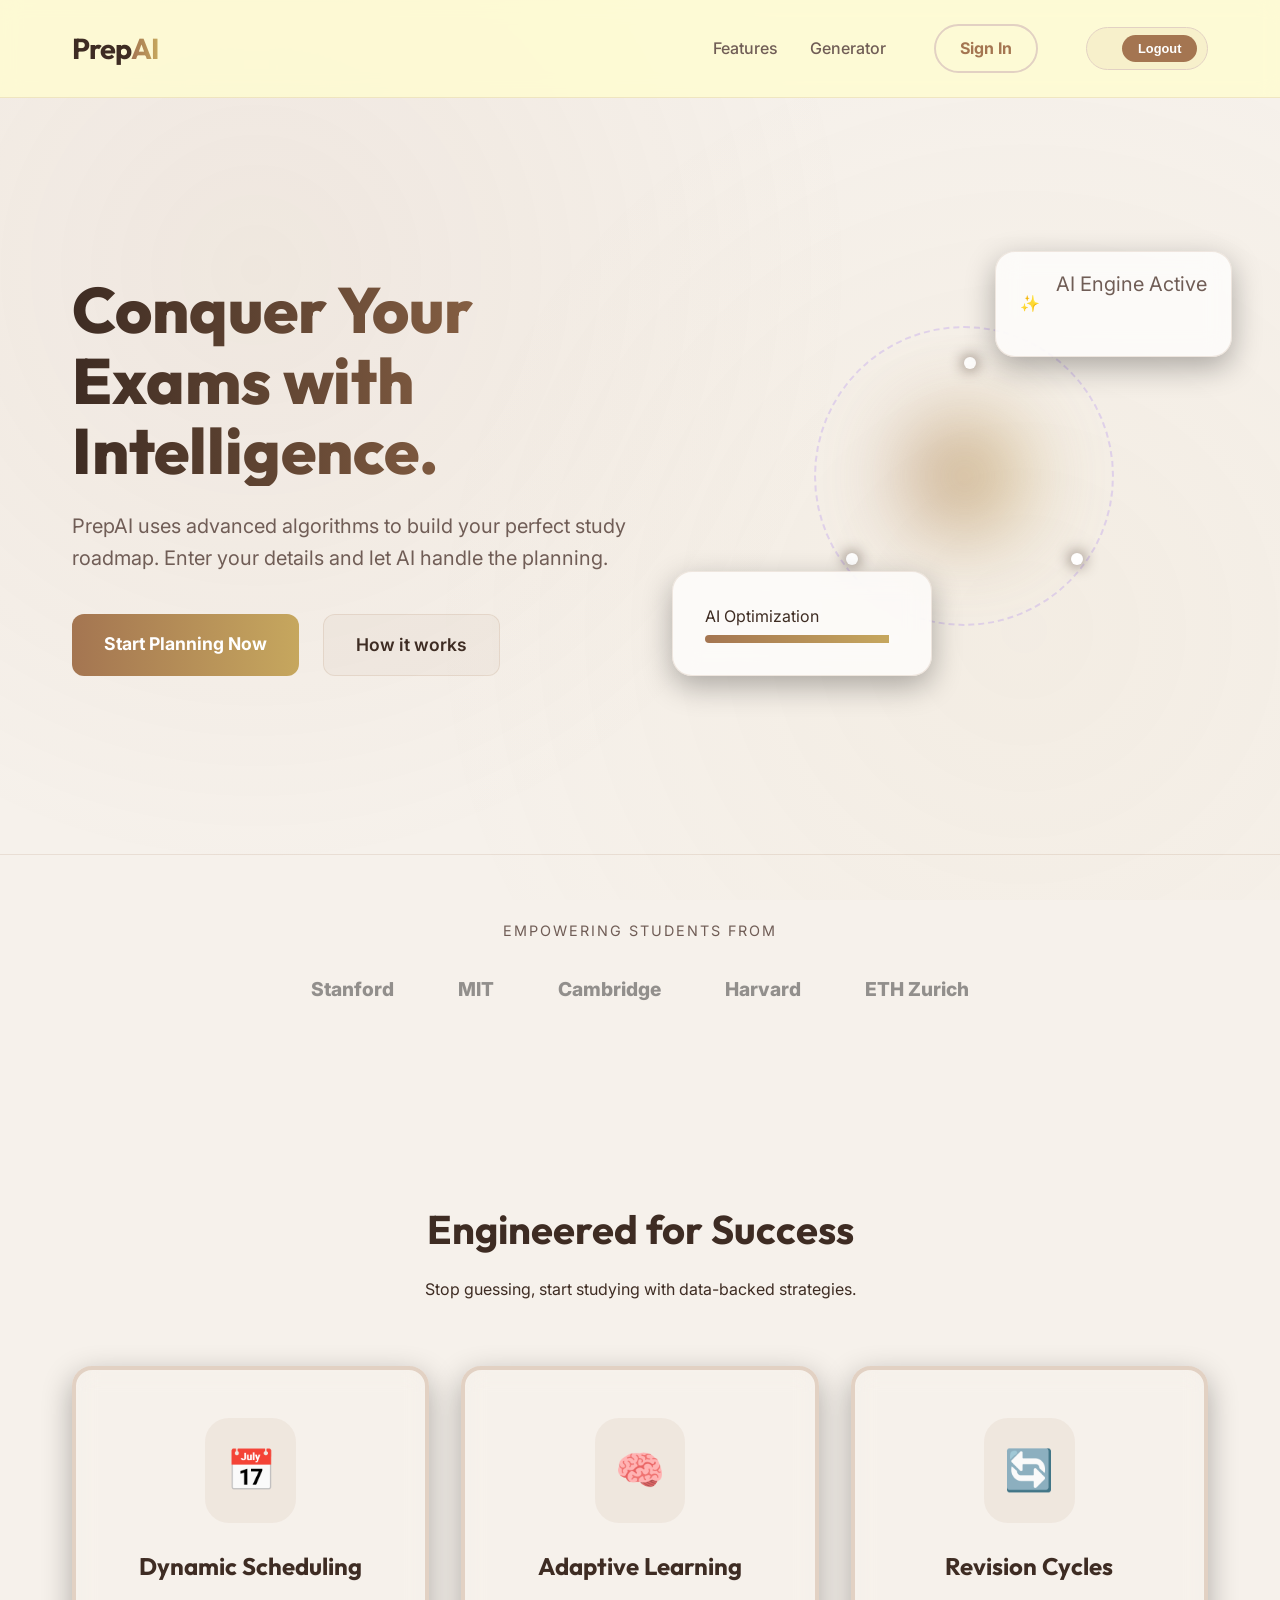
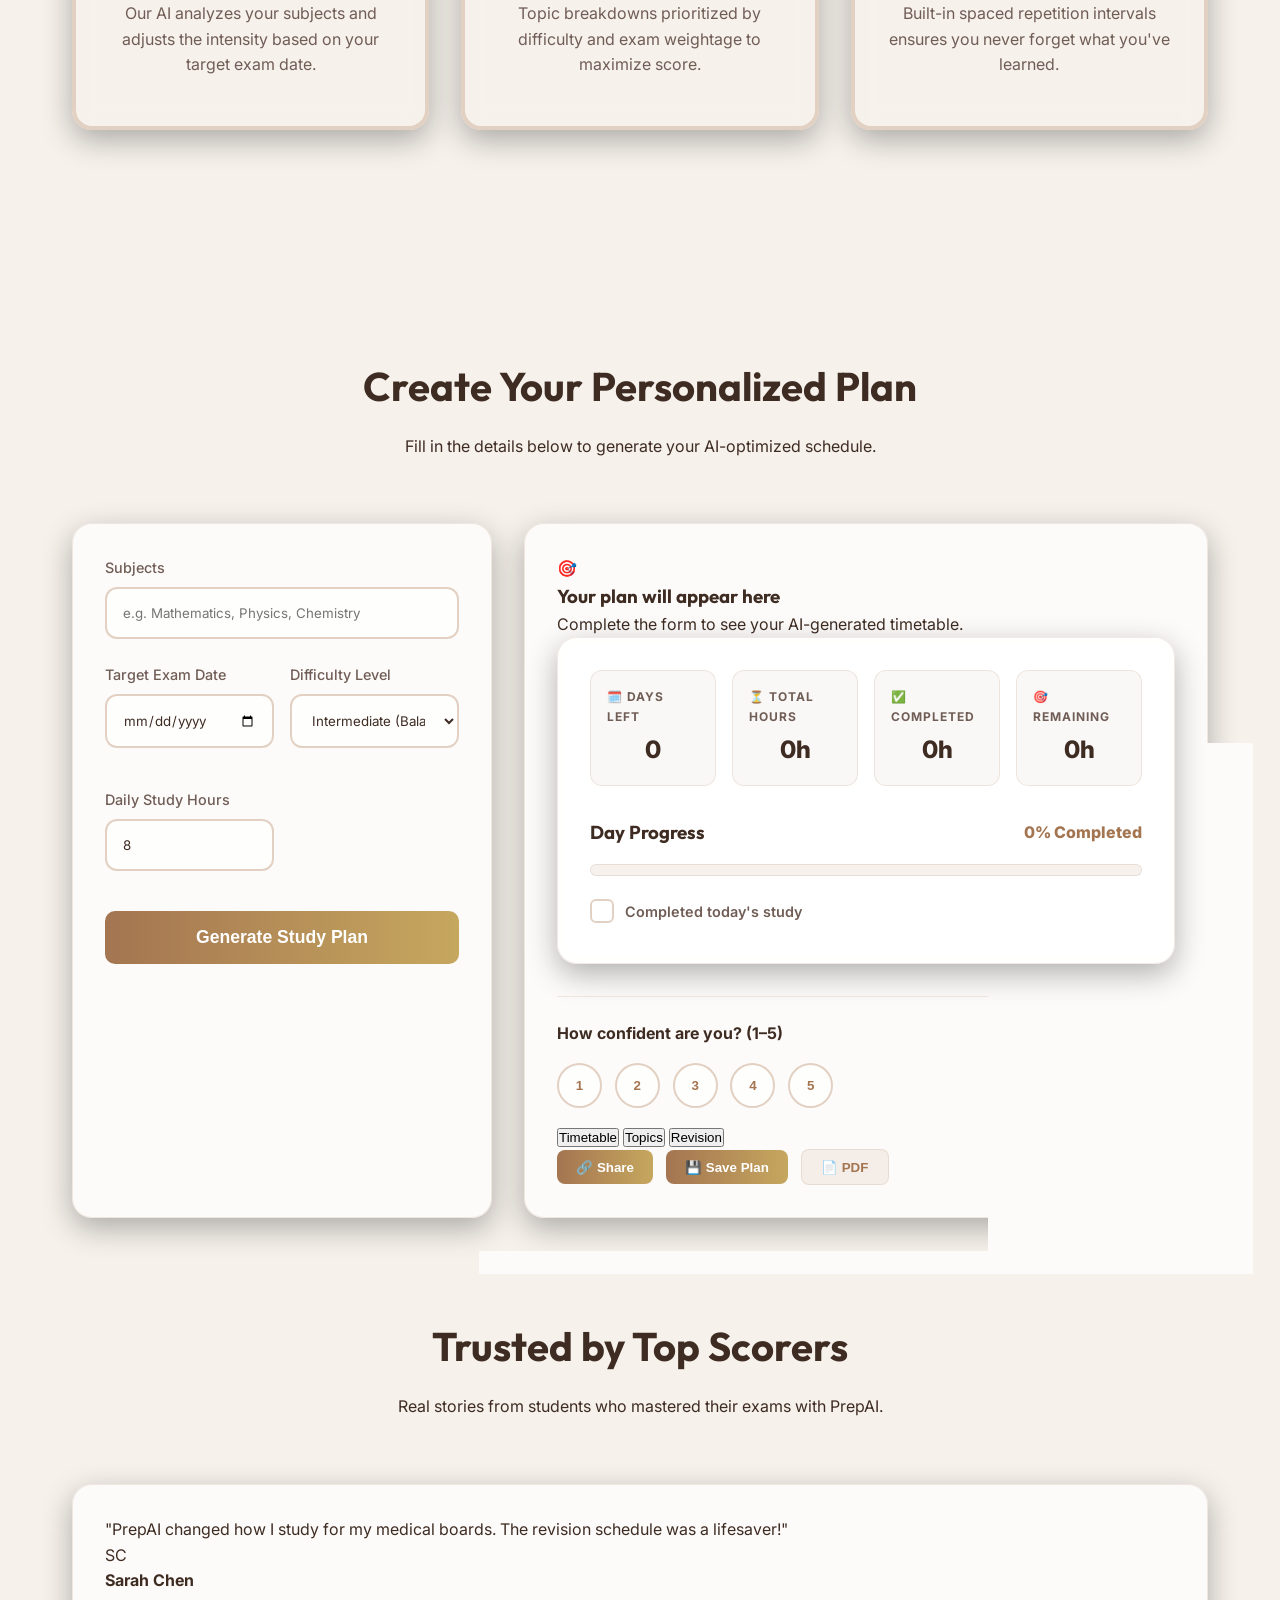
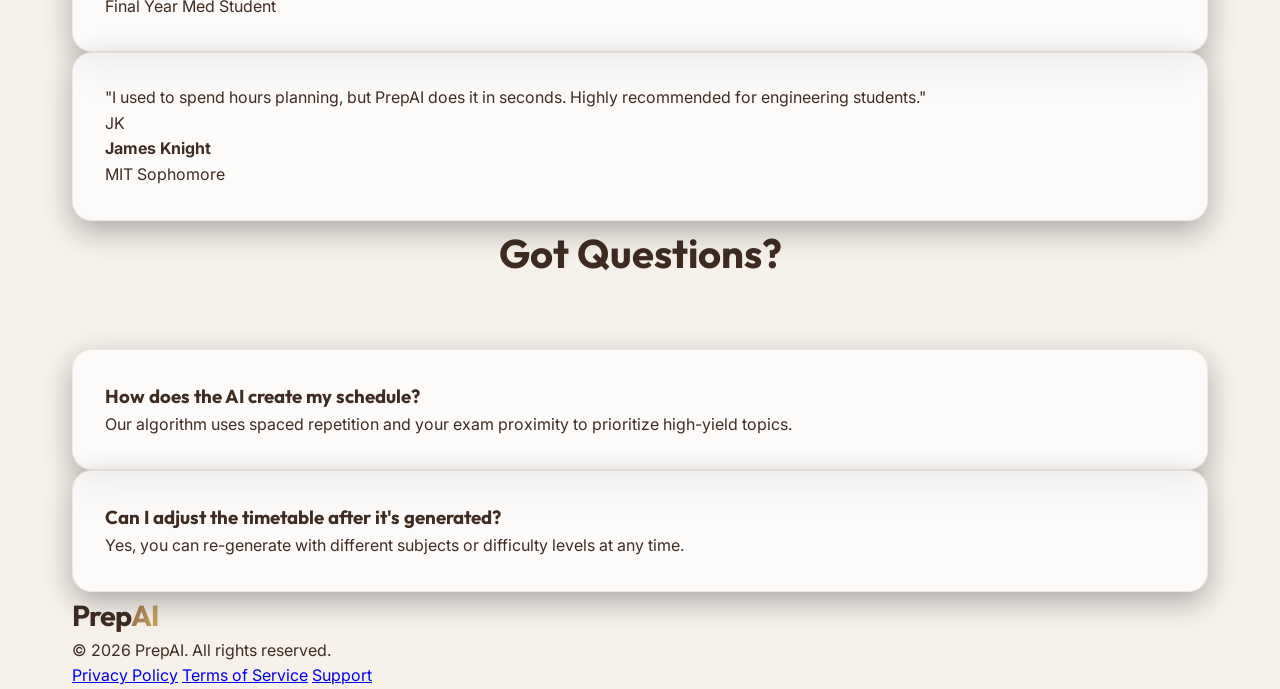
<file: index.html>
<!DOCTYPE html>
<html lang="en">

<head>
    <meta charset="UTF-8">
    <meta name="viewport" content="width=device-width, initial-scale=1.0">
    <title>PrepAI | AI-Powered Exam Success</title>
    <meta name="description"
        content="Generate personalized study timetables, topic breakdowns, and revision schedules with PrepAI.">
    <link rel="preconnect" href="https://fonts.googleapis.com">
    <link rel="preconnect" href="https://fonts.gstatic.com" crossorigin>
    <link
        href="https://fonts.googleapis.com/css2?family=Outfit:wght@300;400;600;700&family=Inter:wght@300;400;500;600&display=swap"
        rel="stylesheet">
    <link rel="stylesheet" href="style.css">
</head>

<body>
    <div class="background-glow"></div>

    <nav>
        <div class="container nav-content">
            <div class="logo">Prep<span>AI</span></div>
            <div class="nav-links">
                <a href="#features">Features</a>
                <a href="#generator">Generator</a>
                <a href="login.html" id="nav-signin" class="btn-signin">Sign In</a>
                <div id="user-profile" class="hidden user-pill">
                    <span id="user-display-email"></span>
                    <button id="logout-btn" class="logout-link">Logout</button>
                </div>
            </div>
        </div>
    </nav>

    <main>
        <section class="hero container">
            <div class="hero-text">
                <h1 class="gradient-text">Conquer Your Exams with Intelligence.</h1>
                <p>PrepAI uses advanced algorithms to build your perfect study roadmap. Enter your details and let AI
                    handle the planning.</p>
                <div class="hero-cta">
                    <a href="#generator" class="btn-primary-large">Start Planning Now</a>
                    <a href="#features" class="btn-secondary-large">How it works</a>
                </div>
            </div>
            <div class="hero-visual">
                <div class="ai-orbit">
                    <div class="floating-node node-1"></div>
                    <div class="floating-node node-2"></div>
                    <div class="floating-node node-3"></div>
                </div>
                <div class="ai-core"></div>
                <div class="glass-card main-stats">
                    <div class="stat-item">
                        <span class="stat-label">AI Optimization</span>
                        <div class="progress-bar">
                            <div class="progress-fill" style="width: 95%;"></div>
                        </div>
                    </div>
                </div>
                <div class="glass-card pulse-card">
                    <div class="ai-icon">✨</div>
                    <p>AI Engine Active</p>
                </div>
            </div>
        </section>

        <section class="trust-section">
            <div class="container">
                <p class="trust-label">Empowering students from</p>
                <div class="logo-cloud">
                    <span>Stanford</span>
                    <span>MIT</span>
                    <span>Cambridge</span>
                    <span>Harvard</span>
                    <span>ETH Zurich</span>
                </div>
            </div>
        </section>

        <section id="features" class="features">
            <div class="container">
                <div class="section-header">
                    <h2>Engineered for Success</h2>
                    <p>Stop guessing, start studying with data-backed strategies.</p>
                </div>
                <div class="features-grid">
                    <div class="feature-card glass-card">
                        <div class="feature-icon">📅</div>
                        <h3>Dynamic Scheduling</h3>
                        <p>Our AI analyzes your subjects and adjusts the intensity based on your target exam date.</p>
                    </div>
                    <div class="feature-card glass-card">
                        <div class="feature-icon">🧠</div>
                        <h3>Adaptive Learning</h3>
                        <p>Topic breakdowns prioritized by difficulty and exam weightage to maximize score.</p>
                    </div>
                    <div class="feature-card glass-card">
                        <div class="feature-icon">🔄</div>
                        <h3>Revision Cycles</h3>
                        <p>Built-in spaced repetition intervals ensures you never forget what you've learned.</p>
                    </div>
                </div>
            </div>
        </section>

        <section id="generator" class="generator container">
            <div class="section-header">
                <h2>Create Your Personalized Plan</h2>
                <p>Fill in the details below to generate your AI-optimized schedule.</p>
            </div>

            <div class="generator-grid">
                <div class="input-card glass-card">
                    <form id="prep-form">
                        <div class="form-group">
                            <label for="subjects">Subjects</label>
                            <input type="text" id="subjects" placeholder="e.g. Mathematics, Physics, Chemistry"
                                required>
                        </div>
                        <div class="form-row">
                            <div class="form-group">
                                <label for="exam-date">Target Exam Date</label>
                                <input type="date" id="exam-date" required>
                            </div>
                            <div class="form-group">
                                <label for="difficulty">Difficulty Level</label>
                                <select id="difficulty">
                                    <option value="beginner">Beginner (Focused Fundamentals)</option>
                                    <option value="intermediate" selected>Intermediate (Balanced)</option>
                                    <option value="advanced">Advanced (Intensive Prep)</option>
                                </select>
                            </div>
                            <div class="form-group">
                                <label for="study-hours">Daily Study Hours</label>
                                <input type="number" id="study-hours" value="8" min="1" max="24" required>
                                <p id="sustainability-warning" class="warning-msg hidden">⚠️ Sustainable plan
                                    recommended. Consider 6–7 hours.</p>
                            </div>
                        </div>
                        <button type="submit" class="btn-generate">
                            <span>Generate Study Plan</span>
                            <div class="sparkle"></div>
                        </button>
                    </form>
                </div>

                <div class="output-preview glass-card" id="output-container">
                    <div class="placeholder-content">
                        <div class="icon-pulse">🎯</div>
                        <h3>Your plan will appear here</h3>
                        <p>Complete the form to see your AI-generated timetable.</p>
                    </div>

                    <div id="result-display" class="hidden">
                        <div class="progress-section glass-card">
                            <div class="stats-grid">
                                <div class="stat-pill">
                                    <span class="pill-label">🗓️ Days Left</span>
                                    <span id="stat-days-left" class="pill-value">0</span>
                                </div>
                                <div class="stat-pill">
                                    <span class="pill-label">⏳ Total Hours</span>
                                    <span id="stat-total-hours" class="pill-value">0h</span>
                                </div>
                                <div class="stat-pill">
                                    <span class="pill-label">✅ Completed</span>
                                    <span id="stat-completed-hours" class="pill-value">0h</span>
                                </div>
                                <div class="stat-pill">
                                    <span class="pill-label">🎯 Remaining</span>
                                    <span id="stat-remaining-hours" class="pill-value">0h</span>
                                </div>
                            </div>

                            <div class="progress-info">
                                <h3>Day Progress</h3>
                                <span id="progress-text">0% Completed</span>
                            </div>
                            <div class="progress-bar-large">
                                <div id="dashboard-progress-fill" class="progress-fill" style="width: 0%;"></div>
                            </div>
                            <div class="completion-toggle">
                                <label class="check-container">
                                    <input type="checkbox" id="daily-complete">
                                    <span class="checkmark"></span>
                                    Completed today's study
                                </label>
                            </div>
                        </div>

                        <div id="ai-insight-card" class="ai-insight hidden">
                            <div class="insight-content">
                                <span class="insight-icon">🧠</span>
                                <div class="insight-text">
                                    <h4>AI Insight</h4>
                                    <p id="ai-insight-msg">Analyzing your study patterns...</p>
                                </div>
                            </div>
                        </div>

                        <div id="confidence-section" class="hidden">
                            <p class="confidence-label">How confident are you? (1–5)</p>
                            <div class="rating-group">
                                <button class="rating-btn" data-value="1">1</button>
                                <button class="rating-btn" data-value="2">2</button>
                                <button class="rating-btn" data-value="3">3</button>
                                <button class="rating-btn" data-value="4">4</button>
                                <button class="rating-btn" data-value="5">5</button>
                            </div>
                            <p id="adaptive-msg" class="hidden"></p>
                        </div>
                    </div>

                    <div class="result-header">
                        <div class="tab-triggers">
                            <button class="tab-btn active" data-tab="timetable">Timetable</button>
                            <button class="tab-btn" data-tab="topics">Topics</button>
                            <button class="tab-btn" data-tab="revision">Revision</button>
                        </div>
                        <div class="button-group">
                            <button id="share-plan-btn" class="btn-primary-small">
                                <span>🔗 Share</span>
                            </button>
                            <button id="save-plan-btn" class="btn-primary-small">
                                <span>💾 Save Plan</span>
                            </button>
                            <button id="download-btn" class="btn-secondary">
                                <span>📄 PDF</span>
                            </button>
                        </div>
                    </div>
                    <div class="tab-content" id="timetable-pane">
                        <!-- Injected by JS -->
                    </div>
                    <div class="tab-content hidden" id="topics-pane">
                        <!-- Injected by JS -->
                    </div>
                    <div class="tab-content hidden" id="revision-pane">
                        <!-- Injected by JS -->
                    </div>
                </div>
            </div>
            </div>
        </section>

        <section id="testimonials" class="testimonials container">
            <div class="section-header">
                <h2>Trusted by Top Scorers</h2>
                <p>Real stories from students who mastered their exams with PrepAI.</p>
            </div>
            <div class="testimonial-grid">
                <div class="testimonial-card glass-card">
                    <p>"PrepAI changed how I study for my medical boards. The revision schedule was a lifesaver!"</p>
                    <div class="user-info">
                        <div class="user-avatar">SC</div>
                        <div>
                            <h4>Sarah Chen</h4>
                            <span>Final Year Med Student</span>
                        </div>
                    </div>
                </div>
                <div class="testimonial-card glass-card">
                    <p>"I used to spend hours planning, but PrepAI does it in seconds. Highly recommended for
                        engineering students."</p>
                    <div class="user-info">
                        <div class="user-avatar">JK</div>
                        <div>
                            <h4>James Knight</h4>
                            <span>MIT Sophomore</span>
                        </div>
                    </div>
                </div>
            </div>
        </section>

        <section id="faq" class="faq container">
            <div class="section-header">
                <h2>Got Questions?</h2>
            </div>
            <div class="faq-list">
                <div class="faq-item glass-card">
                    <h3>How does the AI create my schedule?</h3>
                    <p>Our algorithm uses spaced repetition and your exam proximity to prioritize high-yield topics.</p>
                </div>
                <div class="faq-item glass-card">
                    <h3>Can I adjust the timetable after it's generated?</h3>
                    <p>Yes, you can re-generate with different subjects or difficulty levels at any time.</p>
                </div>
            </div>
        </section>
    </main>

    <footer>
        <div class="container footer-content">
            <div class="footer-brand">
                <div class="logo">Prep<span>AI</span></div>
                <p>© 2026 PrepAI. All rights reserved.</p>
            </div>
            <div class="footer-links">
                <a href="#">Privacy Policy</a>
                <a href="#">Terms of Service</a>
                <a href="#">Support</a>
            </div>
        </div>
    </footer>

    <script src="script.js"></script>
</body>

</html>
</file>
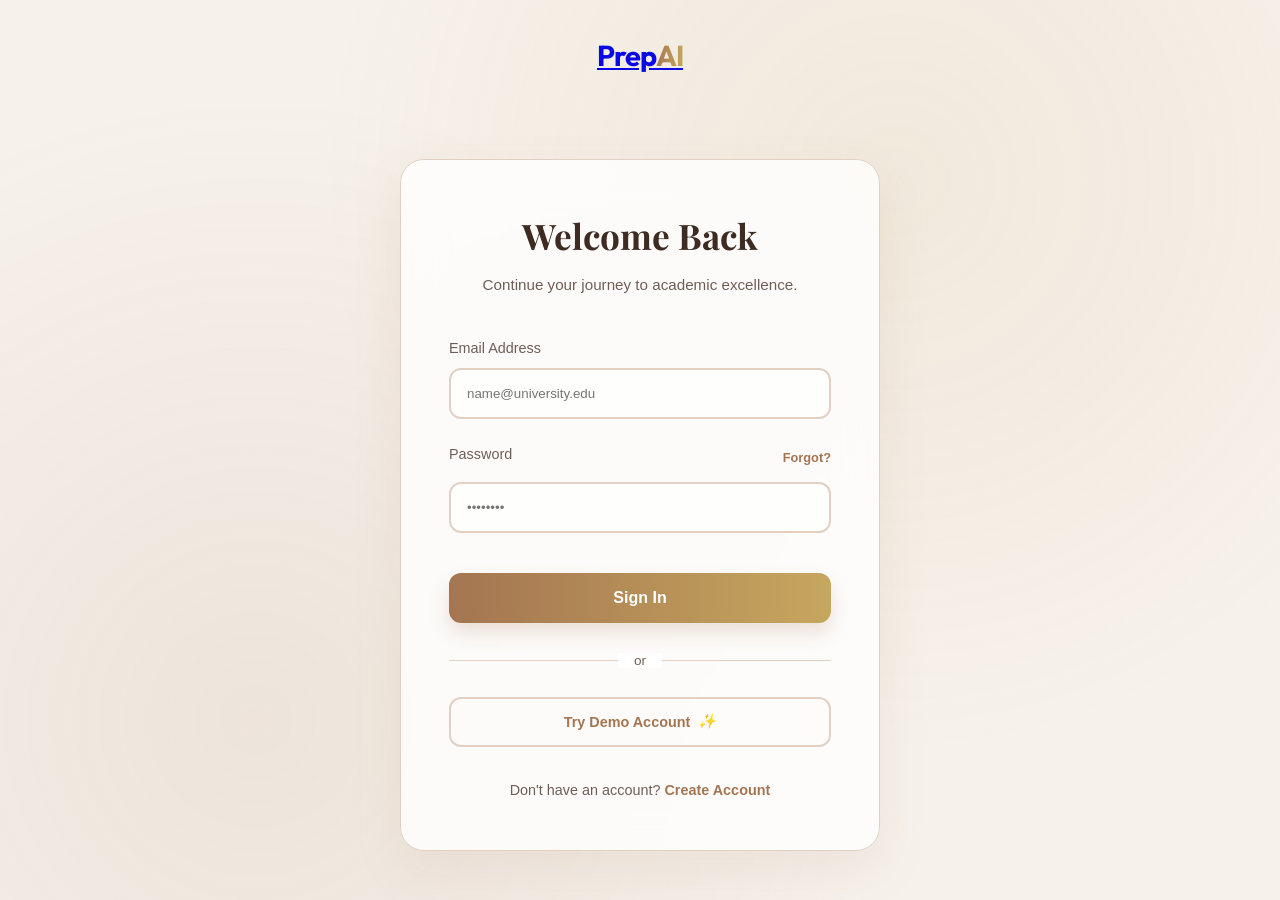
<file: login.html>
<!DOCTYPE html>
<html lang="en">

<head>
    <meta charset="UTF-8">
    <meta name="viewport" content="width=device-width, initial-scale=1.0">
    <title>Login | PrepAI - Master Your Exams</title>
    <link rel="stylesheet" href="style.css">
    <link rel="stylesheet" href="auth.css">
    <link
        href="https://fonts.googleapis.com/css2?family=Outfit:wght@300;400;600;800&family=Playfair+Display:ital,wght@0,700;1,700&display=swap"
        rel="stylesheet">
</head>

<body class="auth-page">
    <div class="auth-nav">
        <a href="index.html" class="logo">Prep<span>AI</span></a>
    </div>

    <main class="auth-container">
        <div class="auth-card glass-card">
            <div class="auth-header">
                <h1>Welcome Back</h1>
                <p>Continue your journey to academic excellence.</p>
            </div>

            <form id="login-form" class="auth-form">
                <div class="form-group">
                    <label for="email">Email Address</label>
                    <input type="email" id="email" placeholder="name@university.edu" required>
                </div>
                <div class="form-group">
                    <div class="label-row">
                        <label for="password">Password</label>
                        <a href="#" class="forgot-link">Forgot?</a>
                    </div>
                    <input type="password" id="password" placeholder="••••••••" required>
                </div>

                <button type="submit" class="btn-auth-primary">Sign In</button>

                <div class="divider">
                    <span>or</span>
                </div>

                <button type="button" id="demo-btn" class="btn-auth-secondary">
                    <span>Try Demo Account</span>
                    <i class="icon">✨</i>
                </button>
            </form>

            <div class="auth-footer">
                <p>Don't have an account? <a href="signup.html">Create Account</a></p>
            </div>
        </div>
    </main>

    <div class="bg-glow"></div>

    <script src="auth.js"></script>
</body>

</html>
</file>
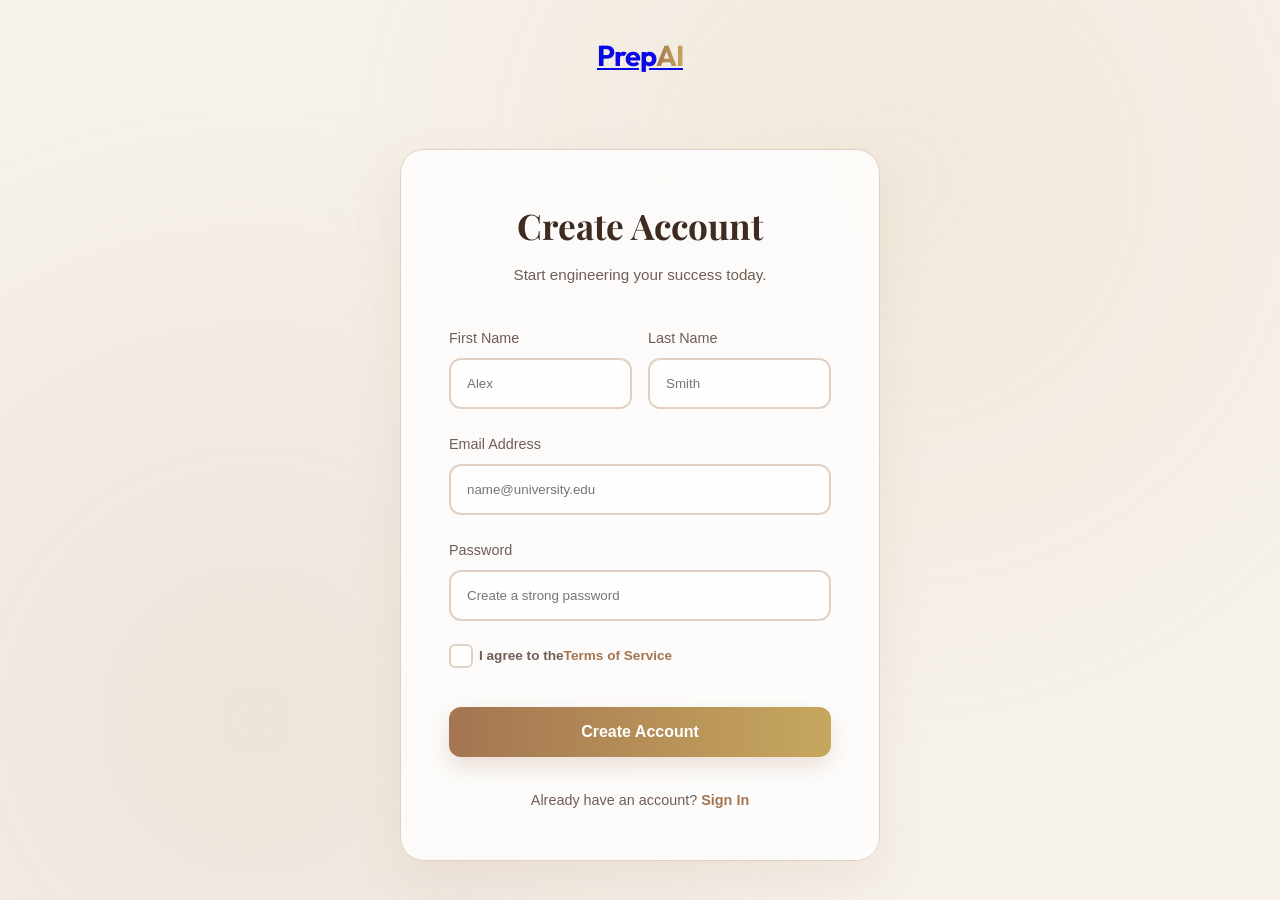
<file: signup.html>
<!DOCTYPE html>
<html lang="en">

<head>
    <meta charset="UTF-8">
    <meta name="viewport" content="width=device-width, initial-scale=1.0">
    <title>Sign Up | PrepAI - Master Your Exams</title>
    <link rel="stylesheet" href="style.css">
    <link rel="stylesheet" href="auth.css">
    <link
        href="https://fonts.googleapis.com/css2?family=Outfit:wght@300;400;600;800&family=Playfair+Display:ital,wght@0,700;1,700&display=swap"
        rel="stylesheet">
</head>

<body class="auth-page">
    <div class="auth-nav">
        <a href="index.html" class="logo">Prep<span>AI</span></a>
    </div>

    <main class="auth-container">
        <div class="auth-card glass-card">
            <div class="auth-header">
                <h1>Create Account</h1>
                <p>Start engineering your success today.</p>
            </div>

            <form id="signup-form" class="auth-form">
                <div class="form-row">
                    <div class="form-group">
                        <label for="fname">First Name</label>
                        <input type="text" id="fname" placeholder="Alex" required>
                    </div>
                    <div class="form-group">
                        <label for="lname">Last Name</label>
                        <input type="text" id="lname" placeholder="Smith" required>
                    </div>
                </div>
                <div class="form-group">
                    <label for="email">Email Address</label>
                    <input type="email" id="email" placeholder="name@university.edu" required>
                </div>
                <div class="form-group">
                    <label for="password">Password</label>
                    <input type="password" id="password" placeholder="Create a strong password" required>
                </div>

                <div class="terms-check">
                    <label class="check-container">
                        <input type="checkbox" required>
                        <span class="checkmark"></span>
                        I agree to the <a href="#">Terms of Service</a>
                    </label>
                </div>

                <button type="submit" class="btn-auth-primary">Create Account</button>
            </form>

            <div class="auth-footer">
                <p>Already have an account? <a href="login.html">Sign In</a></p>
            </div>
        </div>
    </main>

    <div class="bg-glow"></div>

    <script src="auth.js"></script>
</body>

</html>
</file>
<file: style.css>
:root {
    --primary: #A47551;
    /* Deep Almond */
    --primary-glow: rgba(164, 117, 81, 0.2);
    --secondary: #3E2C23;
    /* Dark Chocolate */
    --accent: #C6A75E;
    /* Muted Gold */
    --bg-dark: #F6F1EB;
    /* Warm Off-White */
    --bg-card: rgba(255, 255, 255, 0.7);
    /* Luxury Glass */
    --text-main: #3E2C23;
    /* Dark Chocolate Text */
    --text-dim: #705D56;
    /* Soft Cocoa */
    --border-color: rgba(164, 117, 81, 0.15);
    --nude-brown: #E2D1C3;
    --nude-brown-dark: #C8B4A6;
    --glass-grad: linear-gradient(135deg, rgba(255, 255, 255, 0.3) 0%, rgba(255, 255, 255, 0.1) 100%);
    --accent-grad: linear-gradient(90deg, #A47551 0%, #C6A75E 100%);
}

* {
    margin: 0;
    padding: 0;
    box-sizing: border-box;
}

html {
    scroll-behavior: smooth;
}

body {
    font-family: 'Inter', sans-serif;
    background-color: var(--bg-dark);
    color: var(--text-main);
    line-height: 1.6;
    overflow-x: hidden;
}

h1,
h2,
h3,
.logo {
    font-family: 'Outfit', sans-serif;
}

.container {
    max-width: 1200px;
    margin: 0 auto;
    padding: 0 2rem;
}

/* Background Glow */
.background-glow {
    position: fixed;
    top: 0;
    left: 0;
    width: 100%;
    height: 100%;
    background:
        radial-gradient(circle at 20% 30%, rgba(164, 117, 81, 0.08) 0%, transparent 50%),
        radial-gradient(circle at 80% 70%, rgba(198, 167, 94, 0.05) 0%, transparent 50%);
    z-index: -1;
    pointer-events: none;
}

/* Navigation */
nav {
    padding: 1.5rem 0;
    border-bottom: 1px solid var(--border-color);
    background: rgba(255, 253, 208, 0.8);
    backdrop-filter: blur(10px);
    position: sticky;
    top: 0;
    z-index: 100;
}

.nav-content {
    display: flex;
    justify-content: space-between;
    align-items: center;
}

.logo {
    font-size: 1.8rem;
    font-weight: 700;
    letter-spacing: -1px;
}

.logo span {
    background: var(--accent-grad);
    -webkit-background-clip: text;
    background-clip: text;
    -webkit-text-fill-color: transparent;
}

.nav-links {
    display: flex;
    gap: 2rem;
    align-items: center;
}

.nav-links a {
    color: var(--text-dim);
    text-decoration: none;
    font-weight: 500;
    transition: color 0.3s;
}

.nav-links a:hover {
    color: var(--primary);
}

.btn-signin {
    padding: 0.6rem 1.5rem !important;
    background: transparent;
    border: 2px solid var(--nude-brown) !important;
    border-radius: 50px !important;
    color: var(--primary) !important;
    margin-left: 1rem;
    font-weight: 700 !important;
}

.btn-signin:hover {
    background: rgba(164, 117, 81, 0.05);
    border-color: var(--primary) !important;
}

.user-pill {
    display: flex;
    align-items: center;
    gap: 1rem;
    padding: 0.4rem 0.6rem 0.4rem 1.2rem;
    background: rgba(164, 117, 81, 0.08);
    border-radius: 50px;
    border: 1px solid var(--nude-brown);
    margin-left: 1rem;
    animation: fadeIn 0.4s ease-out;
}

#user-display-email {
    font-size: 0.85rem;
    font-weight: 700;
    color: var(--primary);
}

.logout-link {
    background: var(--primary);
    color: white;
    border: none;
    padding: 0.4rem 1rem;
    border-radius: 50px;
    font-size: 0.8rem;
    font-weight: 700;
    cursor: pointer;
    transition: all 0.3s;
}

.logout-link:hover {
    background: var(--secondary);
    transform: scale(1.05);
}

.nav-links a:hover {
    color: var(--text-main);
}

/* Buttons */
.btn-primary {
    background: var(--accent-grad);
    color: white;
    border: none;
    padding: 0.6rem 1.5rem;
    border-radius: 8px;
    font-weight: 600;
    cursor: pointer;
    transition: transform 0.3s, box-shadow 0.3s;
}

.btn-primary:hover {
    transform: translateY(-2px);
    box-shadow: 0 4px 20px var(--primary-glow);
}

.btn-secondary {
    background: rgba(164, 117, 81, 0.1);
    color: var(--primary);
    border: 1px solid var(--border-color);
    padding: 0.6rem 1.2rem;
    border-radius: 8px;
    font-weight: 600;
    cursor: pointer;
    transition: all 0.3s;
    display: flex;
    align-items: center;
    gap: 0.5rem;
}

.btn-secondary:hover {
    background: rgba(164, 117, 81, 0.2);
    border-color: var(--primary);
}

.button-group {
    display: flex;
    gap: 0.8rem;
    align-items: center;
}

.btn-primary-small {
    background: var(--accent-grad);
    color: white;
    border: none;
    padding: 0.6rem 1.2rem;
    border-radius: 8px;
    font-weight: 600;
    cursor: pointer;
    transition: all 0.3s;
}

.btn-primary-small:hover {
    transform: translateY(-2px);
    box-shadow: 0 4px 15px var(--primary-glow);
}

.btn-primary-large {
    display: inline-block;
    background: var(--accent-grad);
    color: white;
    text-decoration: none;
    padding: 1rem 2rem;
    border-radius: 12px;
    font-weight: 700;
    font-size: 1.1rem;
    transition: all 0.3s;
}

.btn-secondary-large {
    display: inline-block;
    background: rgba(164, 117, 81, 0.05);
    color: var(--secondary);
    text-decoration: none;
    padding: 1rem 2rem;
    border-radius: 12px;
    font-weight: 600;
    font-size: 1.1rem;
    border: 1px solid var(--border-color);
    transition: all 0.3s;
}

/* Hero Section */
.hero {
    display: grid;
    grid-template-columns: 1.2fr 1fr;
    gap: 4rem;
    padding: 8rem 2rem;
    align-items: center;
}

.gradient-text {
    font-size: 4rem;
    font-weight: 800;
    line-height: 1.1;
    margin-bottom: 1.5rem;
    background: linear-gradient(to right, #3E2C23, #A47551);
    -webkit-background-clip: text;
    background-clip: text;
    -webkit-text-fill-color: transparent;
}

.hero p {
    font-size: 1.25rem;
    color: var(--text-dim);
    margin-bottom: 2.5rem;
}

.hero-cta {
    display: flex;
    gap: 1.5rem;
}

.hero-visual {
    position: relative;
    height: 500px;
    display: flex;
    justify-content: center;
    align-items: center;
}

.ai-orbit {
    position: relative;
    width: 300px;
    height: 300px;
    border: 2px dashed rgba(139, 92, 246, 0.2);
    border-radius: 50%;
    animation: rotate 20s linear infinite;
}

.ai-core {
    position: absolute;
    width: 120px;
    height: 120px;
    background: var(--accent-grad);
    border-radius: 50%;
    filter: blur(40px);
    opacity: 0.6;
    animation: pulse-glow 4s ease-in-out infinite;
}

.floating-node {
    position: absolute;
    width: 12px;
    height: 12px;
    background: white;
    border-radius: 50%;
    box-shadow: 0 0 15px var(--secondary);
}

.node-1 {
    top: 10%;
    left: 50%;
}

.node-2 {
    bottom: 20%;
    right: 10%;
}

.node-3 {
    bottom: 20%;
    left: 10%;
}

@keyframes rotate {
    from {
        transform: rotate(0deg);
    }

    to {
        transform: rotate(360deg);
    }
}

@keyframes pulse-glow {

    0%,
    100% {
        transform: scale(1);
        opacity: 0.4;
    }

    50% {
        transform: scale(1.3);
        opacity: 0.8;
    }
}

.glass-card {
    background: var(--bg-card);
    backdrop-filter: blur(12px);
    border: 1px solid var(--border-color);
    border-radius: 20px;
    padding: 2rem;
    box-shadow: 0 10px 30px rgba(0, 0, 0, 0.3);
    z-index: 10;
}

.main-stats {
    position: absolute;
    width: 260px;
    bottom: 10%;
    left: -10%;
}

.pulse-card {
    position: absolute;
    top: 5%;
    right: -5%;
    padding: 1rem 1.5rem;
    display: flex;
    align-items: center;
    gap: 1rem;
    animation: floating 3s ease-in-out infinite;
}

@keyframes floating {

    0%,
    100% {
        transform: translateY(0);
    }

    50% {
        transform: translateY(-15px);
    }
}

/* Generator Section */
.generator {
    padding: 6rem 2rem;
}

.section-header {
    text-align: center;
    margin-bottom: 4rem;
}

.section-header h2 {
    font-size: 2.5rem;
    margin-bottom: 1rem;
}

.generator-grid {
    display: grid;
    grid-template-columns: 420px 1fr;
    gap: 2rem;
}

.form-group {
    margin-bottom: 1.5rem;
}

.warning-msg {
    margin-top: 0.8rem;
    font-size: 0.85rem;
    color: #8B4513;
    background: rgba(164, 117, 81, 0.1);
    padding: 0.7rem;
    border-radius: 8px;
    font-weight: 600;
    border-left: 3px solid var(--primary);
    animation: fadeIn 0.3s ease-in-out;
}

.warning-msg.hidden {
    display: none;
}

label {
    display: block;
    margin-bottom: 0.5rem;
    color: var(--text-dim);
    font-size: 0.9rem;
    font-weight: 500;
}

input,
select {
    width: 100%;
    background: rgba(255, 255, 255, 0.6);
    border: 2px solid var(--nude-brown);
    padding: 1rem;
    border-radius: 12px;
    color: var(--secondary);
    font-family: inherit;
    transition: all 0.3s ease;
    cursor: pointer;
}

input:focus,
select:focus {
    outline: none;
    border-color: var(--nude-brown-dark);
    background: white;
    box-shadow: 0 0 15px rgba(226, 209, 195, 0.4);
}

.form-row {
    display: grid;
    grid-template-columns: 1fr 1fr;
    gap: 1rem;
}

.btn-generate {
    width: 100%;
    padding: 1rem;
    background: var(--accent-grad);
    color: white;
    border: none;
    border-radius: 10px;
    font-weight: 700;
    font-size: 1.1rem;
    cursor: pointer;
    position: relative;
    overflow: hidden;
    margin-top: 1rem;
}

/* Result Cards */
.result-card {
    animation: fadeIn 0.5s ease-out;
}

@keyframes fadeIn {
    from {
        opacity: 0;
        transform: translateY(10px);
    }

    to {
        opacity: 1;
        transform: translateY(0);
    }
}

.schedule-grid {
    display: flex;
    flex-direction: column;
    gap: 1rem;
    margin-top: 1.5rem;
}

.schedule-item {
    display: grid;
    grid-template-columns: 100px 120px 1fr;
    align-items: center;
    padding: 1rem;
    background: rgba(255, 255, 255, 0.03);
    border-radius: 12px;
    border: 1px solid var(--border-color);
    transition: transform 0.2s;
}

.schedule-item:hover {
    transform: scale(1.02);
    border-color: var(--primary);
}

.time {
    font-weight: 700;
    color: var(--secondary);
    font-size: 0.9rem;
}

.subject-tag {
    padding: 0.3rem 0.8rem;
    border-radius: 20px;
    font-size: 0.75rem;
    font-weight: 700;
    text-transform: uppercase;
    text-align: center;
    background: rgba(139, 92, 246, 0.2);
    color: var(--primary);
    border: 1px solid rgba(139, 92, 246, 0.3);
}

.task {
    font-weight: 500;
    padding-left: 1rem;
}

/* Topic List */
.topic-list {
    list-style: none;
    display: grid;
    gap: 1.5rem;
    margin-top: 1.5rem;
}

.topic-list li {
    padding: 1.5rem;
    background: var(--glass-grad);
    border-radius: 16px;
    border: 1px solid var(--border-color);
}

.sub-topics {
    display: flex;
    flex-wrap: wrap;
    gap: 0.8rem;
    margin-top: 1rem;
}

.sub-topics span {
    background: rgba(255, 255, 255, 0.05);
    padding: 0.4rem 1rem;
    border-radius: 8px;
    font-size: 0.85rem;
    color: var(--text-dim);
}

/* Revision Timeline */
.revision-timeline {
    display: flex;
    flex-direction: column;
    gap: 2rem;
    margin-top: 1.5rem;
    position: relative;
    padding-left: 2rem;
}

.revision-timeline::before {
    content: '';
    position: absolute;
    left: 0;
    top: 0;
    bottom: 0;
    width: 2px;
    background: var(--accent-grad);
    opacity: 0.3;
}

.milestone {
    position: relative;
}

.milestone::after {
    content: '';
    position: absolute;
    left: -2.4rem;
    top: 0.3rem;
    width: 12px;
    height: 12px;
    background: var(--primary);
    border-radius: 50%;
    box-shadow: 0 0 10px var(--primary);
}

.m-day {
    display: block;
    font-weight: 800;
    color: var(--secondary);
    margin-bottom: 0.3rem;
}

.m-focus {
    font-size: 1.1rem;
    color: var(--text-main);
}

/* Features Section */
.features {
    padding: 8rem 2rem;
    background: rgba(255, 255, 255, 0.02);
}

.features-grid {
    display: grid;
    grid-template-columns: repeat(3, 1fr);
    gap: 2rem;
    margin-top: 4rem;
}

.feature-card {
    padding: 3rem 2rem;
    text-align: center;
    border: 4px solid var(--nude-brown);
    transition: all 0.5s cubic-bezier(0.23, 1, 0.32, 1);
    cursor: pointer;
    position: relative;
    overflow: hidden;
    background: var(--glass-bg);
    z-index: 1;
}

.feature-card:hover {
    transform: translateY(-15px) scale(1.02);
    border-color: var(--accent);
    box-shadow:
        0 20px 40px rgba(0, 0, 0, 0.05),
        0 0 25px rgba(198, 167, 94, 0.15);
}

.feature-card:hover .feature-icon {
    transform: rotateY(360deg) scale(1.1);
    background: var(--accent-grad);
    color: white;
}

.feature-card:active {
    transform: scale(0.97) translateY(-5px);
}

/* Advanced Luxury Pulse */
.feature-card.clicked {
    animation: luxuryPulse 0.8s cubic-bezier(0.23, 1, 0.32, 1);
}

.feature-card.clicked::after {
    content: "";
    position: absolute;
    top: 50%;
    left: 50%;
    width: 200%;
    height: 200%;
    background: radial-gradient(circle, rgba(198, 167, 94, 0.3) 0%, transparent 70%);
    transform: translate(-50%, -50%) scale(0);
    animation: luxuryRipple 0.8s cubic-bezier(0.23, 1, 0.32, 1) forwards;
    pointer-events: none;
    z-index: -1;
}

@keyframes luxuryPulse {
    0% {
        transform: scale(1);
    }

    50% {
        transform: scale(0.96);
    }

    100% {
        transform: scale(1);
    }
}

@keyframes luxuryRipple {
    0% {
        transform: translate(-50%, -50%) scale(0);
        opacity: 1;
    }

    100% {
        transform: translate(-50%, -50%) scale(1.2);
        opacity: 0;
    }
}

.feature-icon {
    font-size: 2.5rem;
    margin-bottom: 1.5rem;
    display: inline-block;
    padding: 1.2rem;
    background: rgba(164, 117, 81, 0.08);
    border-radius: 24px;
    transition: all 0.8s cubic-bezier(0.23, 1, 0.32, 1);
    border: 1px solid transparent;
}

.feature-card h3 {
    font-size: 1.5rem;
    margin-bottom: 1rem;
}

.feature-card p {
    color: var(--text-dim);
}

/* Trust Section */
.trust-section {
    padding: 4rem 0;
    text-align: center;
    border-top: 1px solid var(--border-color);
}

.trust-label {
    font-size: 0.9rem;
    text-transform: uppercase;
    letter-spacing: 2px;
    color: var(--text-dim);
    margin-bottom: 2rem;
}

.logo-cloud {
    display: flex;
    justify-content: center;
    gap: 4rem;
    opacity: 0.5;
    filter: grayscale(1);
}

.logo-cloud span {
    font-weight: 800;
    font-size: 1.2rem;
}

/* Utilities */
.progress-bar {
    height: 8px;
    background: rgba(255, 255, 255, 0.1);
    border-radius: 4px;
    overflow: hidden;
    margin-top: 5px;
}

.progress-fill {
    height: 100%;
    background: var(--accent-grad);
}

/* Progress Section */
.progress-section {
    margin-bottom: 2rem;
    padding: 2rem !important;
}

.stats-grid {
    display: grid;
    grid-template-columns: repeat(4, 1fr);
    gap: 1rem;
    margin-bottom: 2rem;
}

.stat-pill {
    background: rgba(164, 117, 81, 0.05);
    border: 1px solid var(--border-color);
    padding: 1rem;
    border-radius: 12px;
    display: flex;
    flex-direction: column;
    align-items: center;
    gap: 0.3rem;
    transition: all 0.3s;
}

.stat-pill:hover {
    background: rgba(164, 117, 81, 0.1);
    transform: translateY(-2px);
    border-color: var(--primary);
}

.pill-label {
    font-size: 0.75rem;
    text-transform: uppercase;
    letter-spacing: 1px;
    color: var(--text-dim);
    font-weight: 700;
}

.pill-value {
    font-size: 1.5rem;
    font-weight: 800;
    color: var(--secondary);
}

.progress-info {
    display: flex;
    justify-content: space-between;
    align-items: center;
    margin-bottom: 1rem;
}

#progress-text {
    font-weight: 800;
    color: var(--primary);
}

.progress-bar-large {
    height: 12px;
    background: rgba(164, 117, 81, 0.1);
    border-radius: 6px;
    overflow: hidden;
    margin-bottom: 1.5rem;
    border: 1px solid var(--border-color);
}

/* Custom Checkbox */
.check-container {
    display: flex;
    align-items: center;
    position: relative;
    padding-left: 35px;
    cursor: pointer;
    font-weight: 600;
    user-select: none;
    color: var(--text-dim);
}

.check-container input {
    position: absolute;
    opacity: 0;
    cursor: pointer;
}

.checkmark {
    position: absolute;
    left: 0;
    height: 24px;
    width: 24px;
    background-color: rgba(255, 255, 255, 0.6);
    border: 2px solid var(--nude-brown);
    border-radius: 6px;
    transition: all 0.3s;
}

.check-container:hover input~.checkmark {
    background-color: rgba(164, 117, 81, 0.2);
}

.check-container input:checked~.checkmark {
    background-color: var(--primary);
    border-color: var(--primary);
}

.checkmark:after {
    content: "";
    position: absolute;
    display: none;
}

.check-container input:checked~.checkmark:after {
    display: block;
}

.check-container .checkmark:after {
    left: 8px;
    top: 4px;
    width: 6px;
    height: 12px;
    border: solid white;
    border-width: 0 3px 3px 0;
    transform: rotate(45deg);
}

/* AI Insight Section */
.ai-insight {
    background: linear-gradient(135deg, rgba(198, 167, 94, 0.1) 0%, rgba(198, 167, 94, 0.05) 100%);
    border: 1px solid rgba(198, 167, 94, 0.3);
    border-radius: 12px;
    padding: 1.2rem;
    margin-bottom: 2rem;
    backdrop-filter: blur(10px);
    transition: all 0.3s;
    animation: fadeIn 0.5s ease-out;
}

.ai-insight:hover {
    transform: scale(1.02);
    border-color: var(--accent);
}

.insight-content {
    display: flex;
    align-items: center;
    gap: 1.2rem;
}

.insight-icon {
    font-size: 2rem;
}

.insight-text h4 {
    color: var(--accent);
    margin-bottom: 0.3rem;
    font-size: 0.9rem;
    text-transform: uppercase;
    letter-spacing: 1px;
}

.insight-text p {
    color: var(--text-main);
    font-size: 0.95rem;
    font-weight: 600;
}

.ai-insight.hidden {
    display: none;
}

#adaptive-msg {
    margin-top: 1rem;
    font-size: 0.9rem;
    color: var(--primary);
    font-weight: 600;
    font-style: italic;
}

#confidence-section {
    margin-top: 2rem;
    padding-top: 1.5rem;
    border-top: 1px solid var(--border-color);
    animation: slideUp 0.4s ease-out;
}

.confidence-label {
    margin-bottom: 1rem;
    font-weight: 700;
    color: var(--secondary);
}

.rating-group {
    display: flex;
    gap: 0.8rem;
}

.rating-btn {
    width: 45px;
    height: 45px;
    border: 2px solid var(--nude-brown);
    background: rgba(255, 255, 255, 0.6);
    border-radius: 50%;
    color: var(--primary);
    font-weight: 800;
    cursor: pointer;
    transition: all 0.3s;
    display: flex;
    align-items: center;
    justify-content: center;
}

.rating-btn:hover {
    background: rgba(164, 117, 81, 0.15);
    transform: scale(1.1);
}

.rating-btn.active {
    background: var(--primary);
    color: white;
    border-color: var(--primary);
    box-shadow: 0 4px 12px var(--primary-glow);
}

@keyframes slideUp {
    from {
        opacity: 0;
        transform: translateY(10px);
    }

    to {
        opacity: 1;
        transform: translateY(0);
    }
}

/* Toast Notification */
.toast {
    position: fixed;
    bottom: 2rem;
    right: 2rem;
    background: var(--secondary);
    color: white;
    padding: 1rem 2rem;
    border-radius: 12px;
    box-shadow: 0 10px 30px rgba(0, 0, 0, 0.2);
    display: flex;
    align-items: center;
    gap: 1rem;
    z-index: 1000;
    transform: translateY(150%);
    transition: transform 0.4s cubic-bezier(0.175, 0.885, 0.32, 1.275);
}

.toast.active {
    transform: translateY(0);
}

.toast-icon {
    background: var(--accent);
    width: 24px;
    height: 24px;
    display: flex;
    align-items: center;
    justify-content: center;
    border-radius: 50%;
    font-size: 0.8rem;
}

/* Print Styles */
@media print {

    nav,
    .hero,
    .features,
    .trust-section,
    .testimonials,
    .faq,
    footer,
    .input-card,
    .tab-triggers,
    #download-btn {
        display: none !important;
    }

    body {
        background: white !important;
        color: black !important;
    }

    .container {
        max-width: 100% !important;
        padding: 0 !important;
    }

    .output-preview {
        box-shadow: none !important;
        border: none !important;
        background: white !important;
        display: block !important;
    }

    .tab-content {
        display: block !important;
        opacity: 1 !important;
        page-break-after: always;
    }

    .result-card {
        border: 1px solid #ddd !important;
        margin-bottom: 20px !important;
    }

    .glass-card {
        background: white !important;
        border: 1px solid #eee !important;
        color: black !important;
    }
}

/* Responsive */
@media (max-width: 968px) {
    .hero {
        grid-template-columns: 1fr;
        text-align: center;
        padding: 4rem 2rem;
    }

    .hero-cta {
        justify-content: center;
    }

    .hero-visual {
        display: none;
    }

    .generator-grid {
        grid-template-columns: 1fr;
    }

    .gradient-text {
        font-size: 3rem;
    }
}
</file>
<file: auth.css>
/* Auth Page Styles */
.auth-page {
    min-height: 100vh;
    background-color: var(--bg-dark);
    display: flex;
    flex-direction: column;
    position: relative;
    overflow-x: hidden;
}

.auth-nav {
    padding: 2rem;
    display: flex;
    justify-content: center;
}

.auth-container {
    flex: 1;
    display: flex;
    align-items: center;
    justify-content: center;
    padding: 2rem;
    z-index: 2;
}

.auth-card {
    width: 100%;
    max-width: 480px;
    padding: 3rem;
    border-radius: 24px;
    background: rgba(255, 255, 255, 0.8);
    backdrop-filter: blur(20px);
    border: 1px solid var(--nude-brown);
    box-shadow: 0 20px 50px rgba(164, 117, 81, 0.1);
    animation: authFadeIn 0.8s cubic-bezier(0.23, 1, 0.32, 1);
}

@keyframes authFadeIn {
    from {
        opacity: 0;
        transform: translateY(30px);
    }

    to {
        opacity: 1;
        transform: translateY(0);
    }
}

.auth-header {
    text-align: center;
    margin-bottom: 2.5rem;
}

.auth-header h1 {
    font-family: 'Playfair Display', serif;
    font-size: 2.2rem;
    color: var(--secondary);
    margin-bottom: 0.5rem;
}

.auth-header p {
    color: var(--text-dim);
    font-size: 0.95rem;
}

.auth-form .form-group {
    margin-bottom: 1.5rem;
}

.label-row {
    display: flex;
    justify-content: space-between;
    align-items: center;
    margin-bottom: 0.5rem;
}

.forgot-link {
    font-size: 0.8rem;
    color: var(--primary);
    text-decoration: none;
    font-weight: 600;
}

.btn-auth-primary {
    width: 100%;
    padding: 1rem;
    background: var(--accent-grad);
    color: white;
    border: none;
    border-radius: 12px;
    font-weight: 700;
    font-size: 1rem;
    cursor: pointer;
    transition: all 0.3s ease;
    margin-top: 1rem;
    box-shadow: 0 10px 20px rgba(164, 117, 81, 0.2);
}

.btn-auth-primary:hover {
    transform: translateY(-2px);
    box-shadow: 0 15px 30px rgba(164, 117, 81, 0.3);
}

.divider {
    text-align: center;
    margin: 1.5rem 0;
    position: relative;
}

.divider::before {
    content: "";
    position: absolute;
    top: 50%;
    left: 0;
    width: 100%;
    height: 1px;
    background: var(--nude-brown);
    z-index: 1;
}

.divider span {
    background: white;
    padding: 0 1rem;
    color: var(--text-dim);
    font-size: 0.85rem;
    position: relative;
    z-index: 2;
}

.btn-auth-secondary {
    width: 100%;
    padding: 0.9rem;
    background: transparent;
    color: var(--primary);
    border: 2px solid var(--nude-brown);
    border-radius: 12px;
    font-weight: 700;
    font-size: 0.9rem;
    cursor: pointer;
    transition: all 0.3s ease;
    display: flex;
    align-items: center;
    justify-content: center;
    gap: 0.5rem;
}

.btn-auth-secondary:hover {
    background: rgba(164, 117, 81, 0.05);
    border-color: var(--primary);
}

.auth-footer {
    margin-top: 2rem;
    text-align: center;
    font-size: 0.9rem;
    color: var(--text-dim);
}

.auth-footer a {
    color: var(--primary);
    text-decoration: none;
    font-weight: 700;
}

.terms-check {
    margin-bottom: 1.5rem;
}

.terms-check .check-container {
    padding-left: 30px;
    font-size: 0.85rem;
}

.terms-check a {
    color: var(--primary);
    text-decoration: none;
}

/* Background Decoration */
.bg-glow {
    position: fixed;
    top: 50%;
    left: 50%;
    transform: translate(-50%, -50%);
    width: 100vw;
    height: 100vh;
    background: radial-gradient(circle at 70% 20%, rgba(198, 167, 94, 0.1) 0%, transparent 50%),
        radial-gradient(circle at 20% 80%, rgba(164, 117, 81, 0.1) 0%, transparent 50%);
    z-index: 1;
    pointer-events: none;
}

@media (max-width: 480px) {
    .auth-card {
        padding: 2rem;
        border-radius: 0;
        height: 100vh;
        max-width: none;
        display: flex;
        flex-direction: column;
        justify-content: center;
    }
}
</file>
